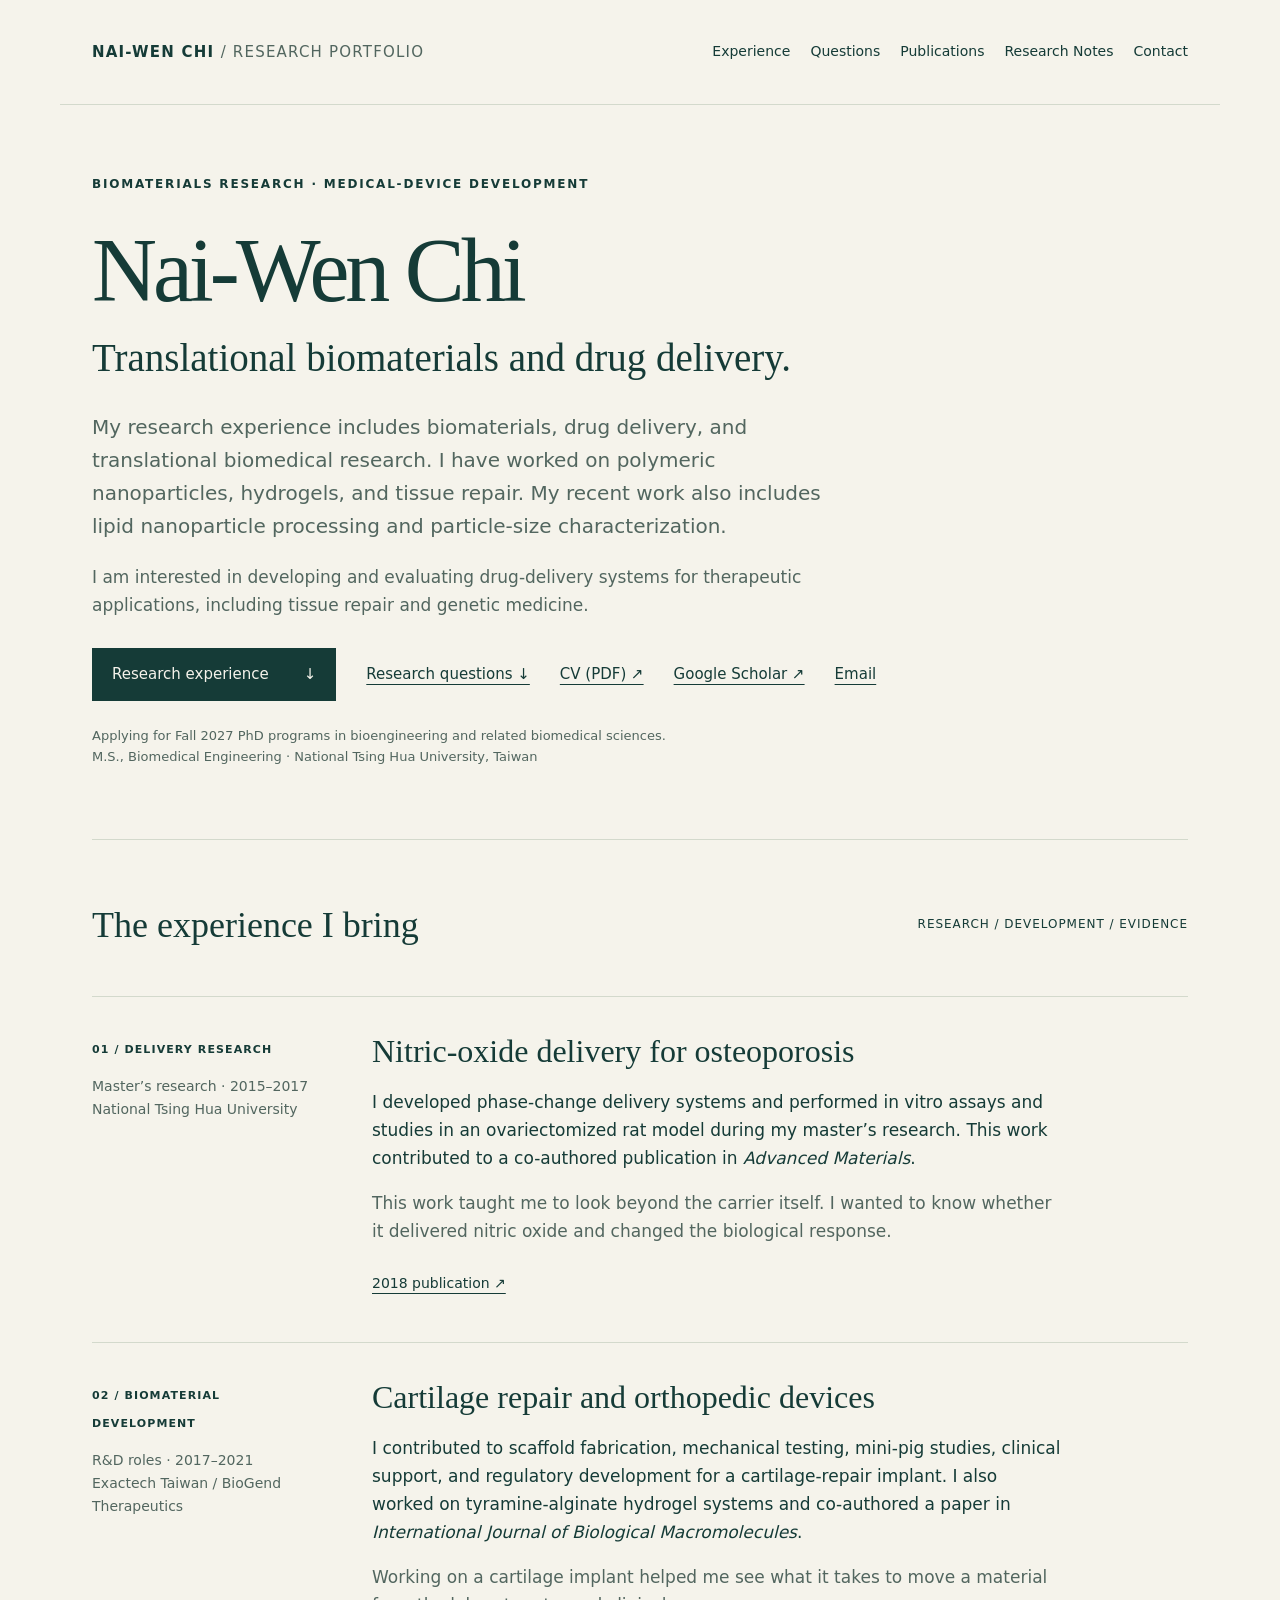
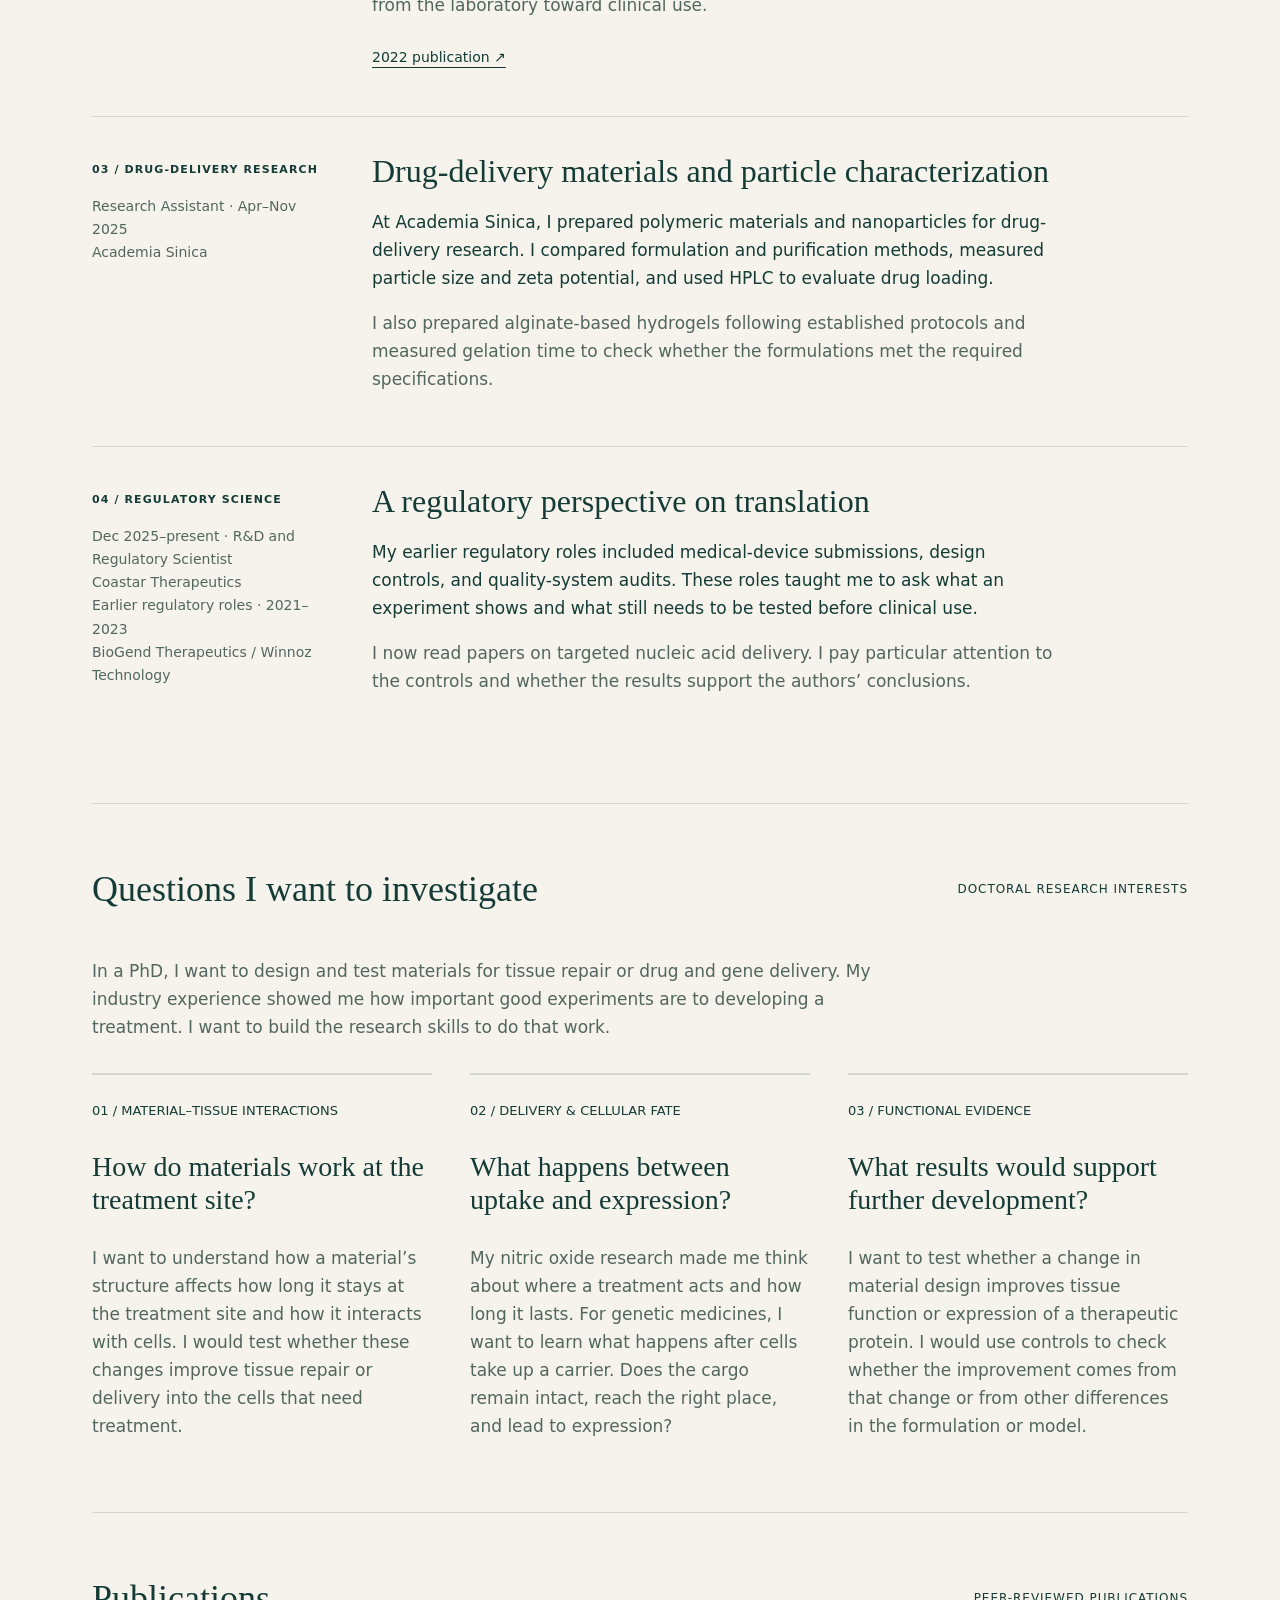
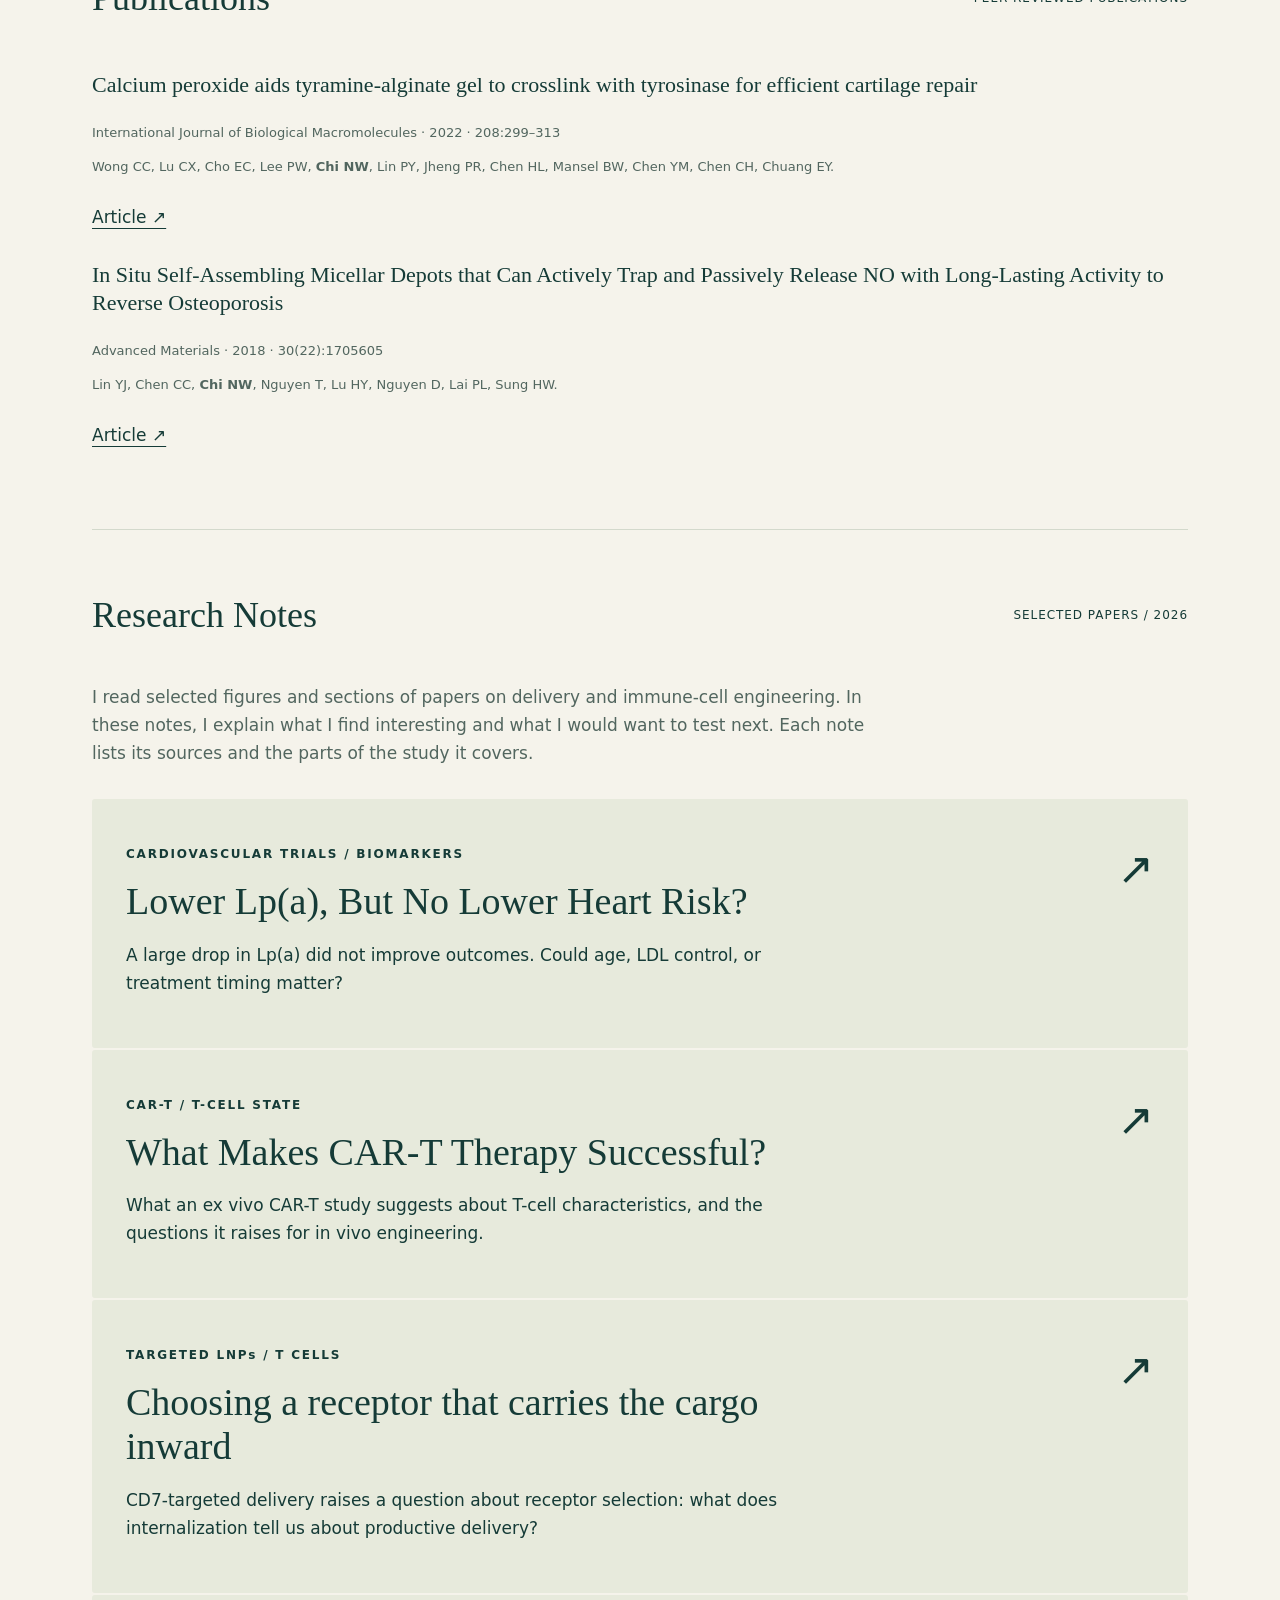
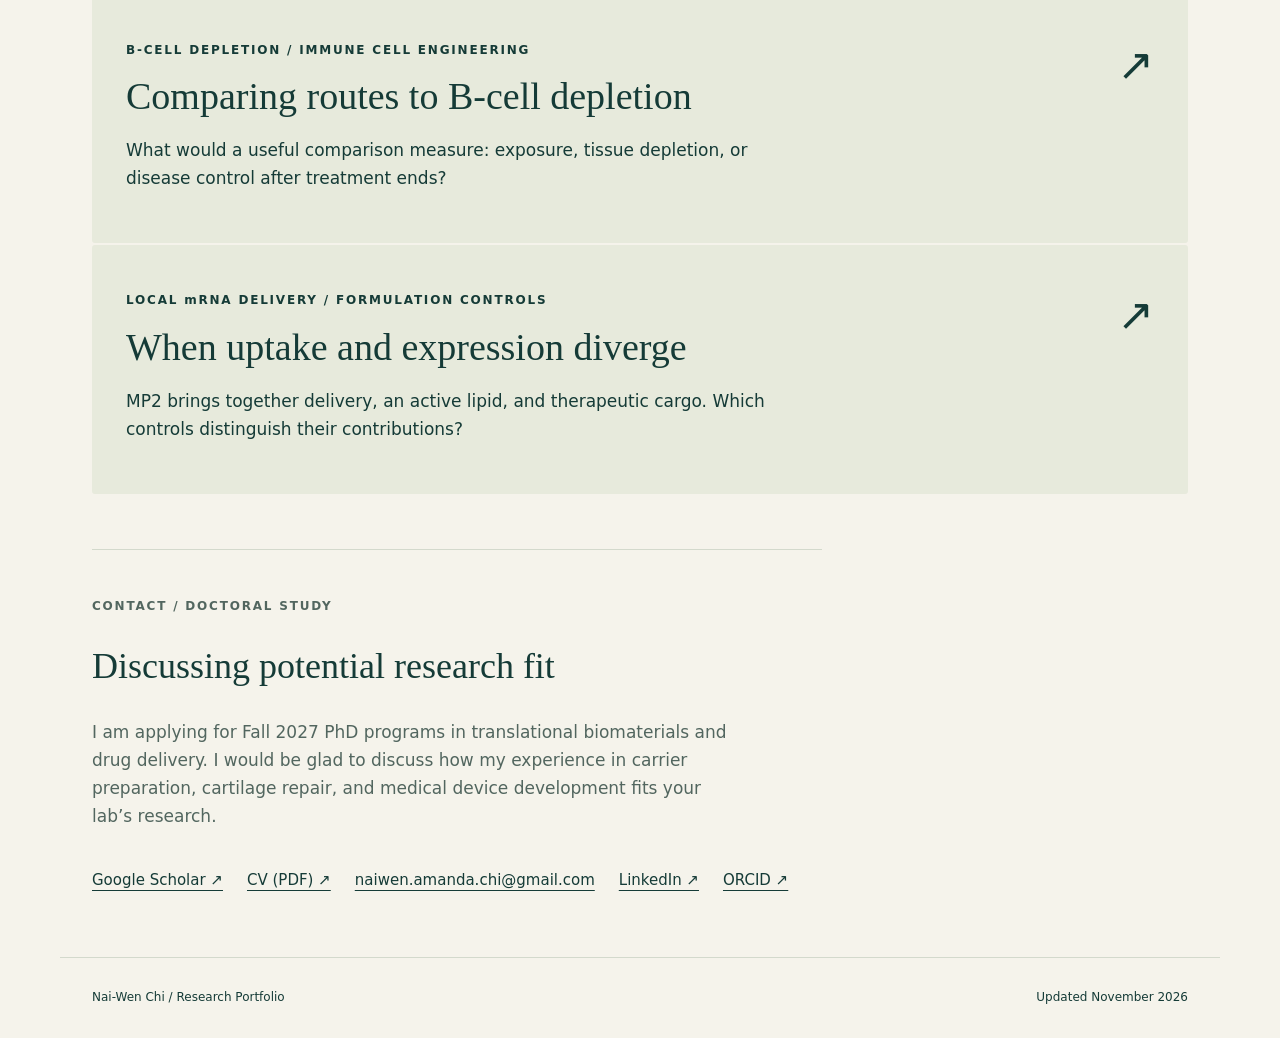
<file: index.html>
<!doctype html>
<html lang="en">
<head><meta charset="utf-8"><meta name="viewport" content="width=device-width,initial-scale=1"><title>Nai-Wen Chi | Translational Biomaterials &amp; Drug Delivery</title><meta name="description" content="Nai-Wen Chi: Fall 2027 PhD applicant interested in translational biomaterials and drug delivery, connecting therapeutic needs, functional evidence, and practical development paths."><link rel="stylesheet" href="style.css"></head>
<body>
<a class="skip-link" href="#main">Skip to content</a>
<header><a class="brand" href="#main">NAI-WEN CHI <span>/ RESEARCH PORTFOLIO</span></a><nav aria-label="Main navigation"><a href="#experience">Experience</a><a href="#interests">Questions</a><a href="#publications">Publications</a><a href="#notes">Research Notes</a><a href="#about">Contact</a></nav></header>
<main id="main">
<section class="hero"><p class="eyebrow">BIOMATERIALS RESEARCH · MEDICAL-DEVICE DEVELOPMENT</p><h1>Nai-Wen Chi</h1><p class="hero-subtitle">Translational biomaterials and drug delivery.</p><p class="intro">My research experience includes biomaterials, drug delivery, and translational biomedical research. I have worked on polymeric nanoparticles, hydrogels, and tissue repair. My recent work also includes lipid nanoparticle processing and particle-size characterization.</p><p class="hero-direction">I am interested in developing and evaluating drug-delivery systems for therapeutic applications, including tissue repair and genetic medicine.</p><div class="hero-actions"><a class="button" href="#experience">Research experience <span aria-hidden="true">↓</span></a><a class="text-link" href="#interests">Research questions ↓</a><a class="text-link" href="NaiWen_Chi_CV.pdf" target="_blank" rel="noopener noreferrer">CV (PDF) ↗</a><a class="text-link" href="https://scholar.google.com/citations?user=US6jRQwAAAAJ" target="_blank" rel="noopener noreferrer">Google Scholar ↗</a><a class="text-link" href="mailto:naiwen.amanda.chi@gmail.com">Email</a></div><p class="small">Applying for Fall 2027 PhD programs in bioengineering and related biomedical sciences.<br>M.S., Biomedical Engineering · National Tsing Hua University, Taiwan</p></section>
<section id="experience"><div class="section-top"><h2>The experience I bring</h2><span>RESEARCH / DEVELOPMENT / EVIDENCE</span></div><div class="experience-list">
<article class="experience"><div class="experience-label"><span>01 / DELIVERY RESEARCH</span><p>Master’s research · 2015–2017<br>National Tsing Hua University</p></div><div><h3>Nitric-oxide delivery for osteoporosis</h3><p>I developed phase-change delivery systems and performed in vitro assays and studies in an ovariectomized rat model during my master’s research. This work contributed to a co-authored publication in <em>Advanced Materials</em>.</p><p class="experience-insight">This work taught me to look beyond the carrier itself. I wanted to know whether it delivered nitric oxide and changed the biological response.</p><a href="https://doi.org/10.1002/adma.201705605" target="_blank" rel="noopener noreferrer">2018 publication ↗</a></div></article>
<article class="experience"><div class="experience-label"><span>02 / BIOMATERIAL DEVELOPMENT</span><p>R&amp;D roles · 2017–2021<br>Exactech Taiwan / BioGend Therapeutics</p></div><div><h3>Cartilage repair and orthopedic devices</h3><p>I contributed to scaffold fabrication, mechanical testing, mini-pig studies, clinical support, and regulatory development for a cartilage-repair implant. I also worked on tyramine-alginate hydrogel systems and co-authored a paper in <em>International Journal of Biological Macromolecules</em>.</p><p class="experience-insight">Working on a cartilage implant helped me see what it takes to move a material from the laboratory toward clinical use.</p><a href="https://doi.org/10.1016/j.ijbiomac.2022.03.044" target="_blank" rel="noopener noreferrer">2022 publication ↗</a></div></article>
<article class="experience"><div class="experience-label"><span>03 / DRUG-DELIVERY RESEARCH</span><p>Research Assistant · Apr–Nov 2025<br>Academia Sinica</p></div><div><h3>Drug-delivery materials and particle characterization</h3><p>At Academia Sinica, I prepared polymeric materials and nanoparticles for drug-delivery research. I compared formulation and purification methods, measured particle size and zeta potential, and used HPLC to evaluate drug loading.</p><p class="experience-insight">I also prepared alginate-based hydrogels following established protocols and measured gelation time to check whether the formulations met the required specifications.</p></div></article>
<article class="experience"><div class="experience-label"><span>04 / REGULATORY SCIENCE</span><p>Dec 2025–present · R&amp;D and Regulatory Scientist<br>Coastar Therapeutics<br>Earlier regulatory roles · 2021–2023<br>BioGend Therapeutics / Winnoz Technology</p></div><div><h3>A regulatory perspective on translation</h3><p>My earlier regulatory roles included medical-device submissions, design controls, and quality-system audits. These roles taught me to ask what an experiment shows and what still needs to be tested before clinical use.</p><p class="experience-insight">I now read papers on targeted nucleic acid delivery. I pay particular attention to the controls and whether the results support the authors’ conclusions.</p></div></article>
</div></section>
<section id="interests"><div class="section-top"><h2>Questions I want to investigate</h2><span>DOCTORAL RESEARCH INTERESTS</span></div><p class="section-intro">In a PhD, I want to design and test materials for tissue repair or drug and gene delivery. My industry experience showed me how important good experiments are to developing a treatment. I want to build the research skills to do that work.</p><div class="topics"><div><span>01 / MATERIAL–TISSUE INTERACTIONS</span><h3>How do materials work at the treatment site?</h3><p>I want to understand how a material’s structure affects how long it stays at the treatment site and how it interacts with cells. I would test whether these changes improve tissue repair or delivery into the cells that need treatment.</p></div><div><span>02 / DELIVERY &amp; CELLULAR FATE</span><h3>What happens between uptake and expression?</h3><p>My nitric oxide research made me think about where a treatment acts and how long it lasts. For genetic medicines, I want to learn what happens after cells take up a carrier. Does the cargo remain intact, reach the right place, and lead to expression?</p></div><div><span>03 / FUNCTIONAL EVIDENCE</span><h3>What results would support further development?</h3><p>I want to test whether a change in material design improves tissue function or expression of a therapeutic protein. I would use controls to check whether the improvement comes from that change or from other differences in the formulation or model.</p></div></div></section>

<section id="publications"><div class="section-top"><h2>Publications</h2><span>PEER-REVIEWED PUBLICATIONS</span></div><h3>Calcium peroxide aids tyramine-alginate gel to crosslink with tyrosinase for efficient cartilage repair</h3><p class="meta">International Journal of Biological Macromolecules · 2022 · 208:299–313</p><p class="meta">Wong CC, Lu CX, Cho EC, Lee PW, <strong>Chi NW</strong>, Lin PY, Jheng PR, Chen HL, Mansel BW, Chen YM, Chen CH, Chuang EY.</p><p><a href="https://doi.org/10.1016/j.ijbiomac.2022.03.044" target="_blank" rel="noopener noreferrer">Article ↗</a></p><h3>In Situ Self-Assembling Micellar Depots that Can Actively Trap and Passively Release NO with Long-Lasting Activity to Reverse Osteoporosis</h3><p class="meta">Advanced Materials · 2018 · 30(22):1705605</p><p class="meta">Lin YJ, Chen CC, <strong>Chi NW</strong>, Nguyen T, Lu HY, Nguyen D, Lai PL, Sung HW.</p><p><a href="https://doi.org/10.1002/adma.201705605" target="_blank" rel="noopener noreferrer">Article ↗</a></p></section>
<section id="notes"><div class="section-top"><h2>Research Notes</h2><span>SELECTED PAPERS / 2026</span></div><p class="section-intro">I read selected figures and sections of papers on delivery and immune-cell engineering. In these notes, I explain what I find interesting and what I would want to test next. Each note lists its sources and the parts of the study it covers.</p>
<a class="note" href="lpa-horizon.html" target="_blank" rel="noopener noreferrer"><div><p class="eyebrow">CARDIOVASCULAR TRIALS / BIOMARKERS</p><h3>Lower Lp(a), But No Lower Heart Risk?</h3><p>A large drop in Lp(a) did not improve outcomes. Could age, LDL control, or treatment timing matter?</p></div><span class="arrow" aria-hidden="true">↗</span><span class="visually-hidden">(opens in new tab)</span></a>
<a class="note" href="car-t-success.html" target="_blank" rel="noopener noreferrer"><div><p class="eyebrow">CAR-T / T-CELL STATE</p><h3>What Makes CAR-T Therapy Successful?</h3><p>What an ex vivo CAR-T study suggests about T-cell characteristics, and the questions it raises for in vivo engineering.</p></div><span class="arrow" aria-hidden="true">↗</span><span class="visually-hidden">(opens in new tab)</span></a>
<a class="note" href="cd7.html" target="_blank" rel="noopener noreferrer"><div><p class="eyebrow">TARGETED LNPs / T CELLS</p><h3>Choosing a receptor that carries the cargo inward</h3><p>CD7-targeted delivery raises a question about receptor selection: what does internalization tell us about productive delivery?</p></div><span class="arrow" aria-hidden="true">↗</span><span class="visually-hidden">(opens in new tab)</span></a>
<a class="note" href="engagers.html" target="_blank" rel="noopener noreferrer"><div><p class="eyebrow">B-CELL DEPLETION / IMMUNE CELL ENGINEERING</p><h3>Comparing routes to B-cell depletion</h3><p>What would a useful comparison measure: exposure, tissue depletion, or disease control after treatment ends?</p></div><span class="arrow" aria-hidden="true">↗</span><span class="visually-hidden">(opens in new tab)</span></a>
<a class="note" href="mp2.html" target="_blank" rel="noopener noreferrer"><div><p class="eyebrow">LOCAL mRNA DELIVERY / FORMULATION CONTROLS</p><h3>When uptake and expression diverge</h3><p>MP2 brings together delivery, an active lipid, and therapeutic cargo. Which controls distinguish their contributions?</p></div><span class="arrow" aria-hidden="true">↗</span><span class="visually-hidden">(opens in new tab)</span></a></section>
<section id="about" class="about"><p class="eyebrow">CONTACT / DOCTORAL STUDY</p><h2>Discussing potential research fit</h2><p>I am applying for Fall 2027 PhD programs in translational biomaterials and drug delivery. I would be glad to discuss how my experience in carrier preparation, cartilage repair, and medical device development fits your lab’s research.</p><div class="contact-links"><a href="https://scholar.google.com/citations?user=US6jRQwAAAAJ" target="_blank" rel="noopener noreferrer">Google Scholar ↗</a><a href="NaiWen_Chi_CV.pdf" target="_blank" rel="noopener noreferrer">CV (PDF) ↗</a><a href="mailto:naiwen.amanda.chi@gmail.com">naiwen.amanda.chi@gmail.com</a><a href="https://www.linkedin.com/in/nai-wen-chi-4a9478124/" target="_blank" rel="noopener noreferrer">LinkedIn ↗</a><a href="https://orcid.org/0009-0006-4289-9191" target="_blank" rel="noopener noreferrer">ORCID ↗</a></div></section>
</main><footer><span>Nai-Wen Chi / Research Portfolio</span><span>Updated November 2026</span></footer>
</body></html>
</file>
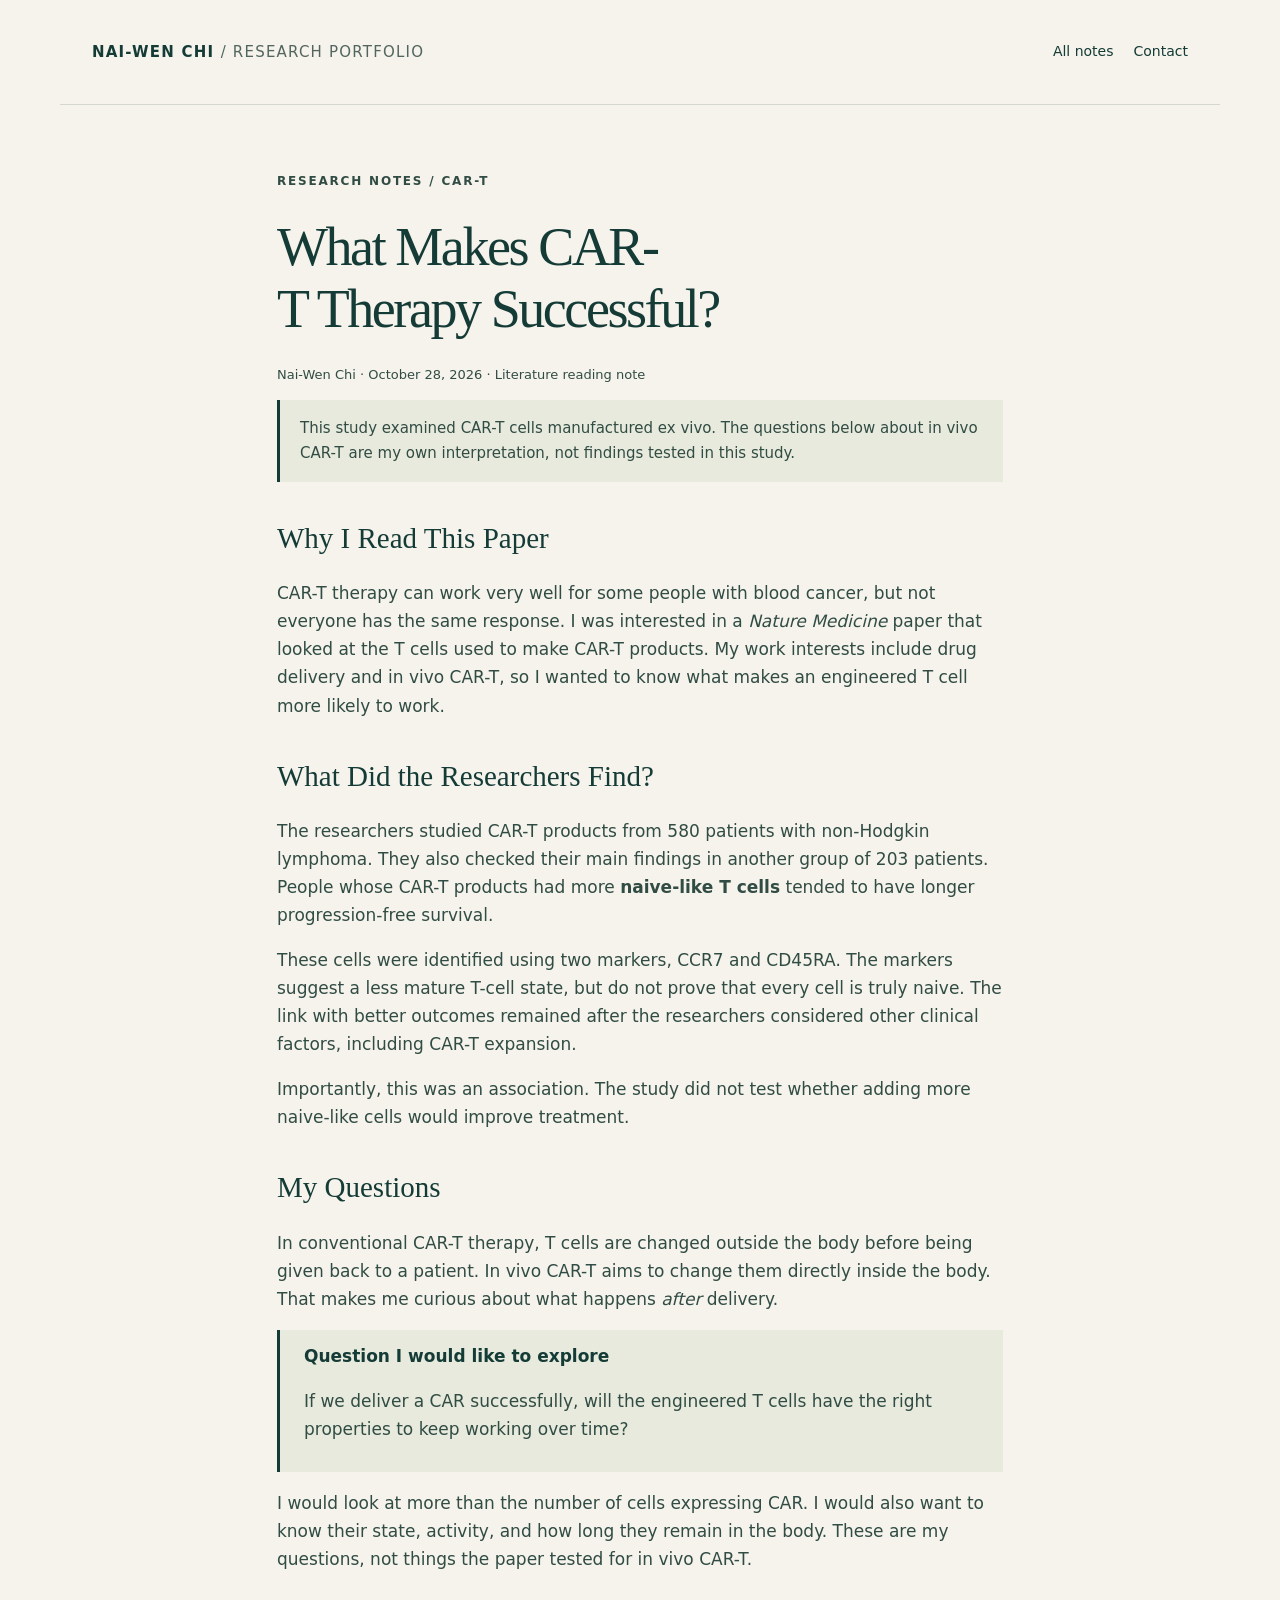
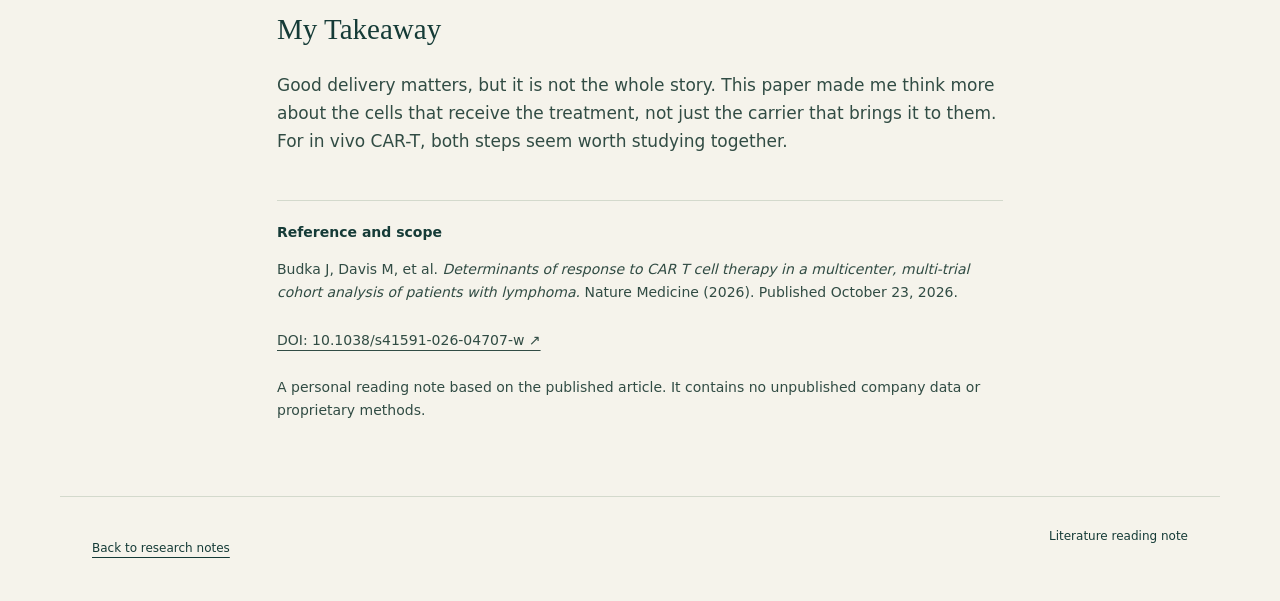
<file: car-t-success.html>
<!doctype html>
<html lang="en">
<head>
<meta charset="utf-8">
<meta name="viewport" content="width=device-width,initial-scale=1">
<title>What Makes CAR-T Therapy Successful? | Nai-Wen Chi</title>
<meta name="description" content="A concise research note on naive-like T cells, outcomes after ex vivo CAR-T therapy, and questions for in vivo T-cell engineering.">
<link rel="canonical" href="https://amandanwc.github.io/car-t-success.html">
<link rel="stylesheet" href="style.css">
</head>
<body>
<a class="skip-link" href="#main">Skip to content</a>
<header><a class="brand" href="index.html" target="_blank" rel="noopener noreferrer">NAI-WEN CHI <span>/ RESEARCH PORTFOLIO</span></a><nav aria-label="Main navigation"><a href="index.html#notes" target="_blank" rel="noopener noreferrer">All notes</a><a href="index.html#about" target="_blank" rel="noopener noreferrer">Contact</a></nav></header>
<main id="main" class="article">
<p class="eyebrow">RESEARCH NOTES / CAR-T</p>
<h1>What Makes CAR-T Therapy Successful?</h1>
<p class="meta">Nai-Wen Chi · October 28, 2026 · Literature reading note</p>
<p class="scope-notice">This study examined CAR-T cells manufactured ex vivo. The questions below about in vivo CAR-T are my own interpretation, not findings tested in this study.</p>


<h2>Why I Read This Paper</h2>
<p>CAR-T therapy can work very well for some people with blood cancer, but not everyone has the same response. I was interested in a <em>Nature Medicine</em> paper that looked at the T cells used to make CAR-T products. My work interests include drug delivery and in vivo CAR-T, so I wanted to know what makes an engineered T cell more likely to work.</p>
<h2>What Did the Researchers Find?</h2>
<p>The researchers studied CAR-T products from 580 patients with non-Hodgkin lymphoma. They also checked their main findings in another group of 203 patients. People whose CAR-T products had more <strong>naive-like T cells</strong> tended to have longer progression-free survival.</p>
<p>These cells were identified using two markers, CCR7 and CD45RA. The markers suggest a less mature T-cell state, but do not prove that every cell is truly naive. The link with better outcomes remained after the researchers considered other clinical factors, including CAR-T expansion.</p>
<p>Importantly, this was an association. The study did not test whether adding more naive-like cells would improve treatment.</p>
<h2>My Questions</h2>
<p>In conventional CAR-T therapy, T cells are changed outside the body before being given back to a patient. In vivo CAR-T aims to change them directly inside the body. That makes me curious about what happens <em>after</em> delivery.</p>
<div class="question"><strong>Question I would like to explore</strong><p>If we deliver a CAR successfully, will the engineered T cells have the right properties to keep working over time?</p></div>
<p>I would look at more than the number of cells expressing CAR. I would also want to know their state, activity, and how long they remain in the body. These are my questions, not things the paper tested for in vivo CAR-T.</p>
<h2>My Takeaway</h2>
<p>Good delivery matters, but it is not the whole story. This paper made me think more about the cells that receive the treatment, not just the carrier that brings it to them. For in vivo CAR-T, both steps seem worth studying together.</p>
<div class="source"><strong>Reference and scope</strong><p>Budka J, Davis M, et al. <em>Determinants of response to CAR T cell therapy in a multicenter, multi-trial cohort analysis of patients with lymphoma.</em> Nature Medicine (2026). Published October 23, 2026.</p><p><a href="https://doi.org/10.1038/s41591-026-04707-w" target="_blank" rel="noopener noreferrer">DOI: 10.1038/s41591-026-04707-w ↗</a></p><p>A personal reading note based on the published article. It contains no unpublished company data or proprietary methods.</p></div>
</main>
<footer><a href="index.html#notes" target="_blank" rel="noopener noreferrer">Back to research notes</a><span>Literature reading note</span></footer>
</body>
</html>
</file>
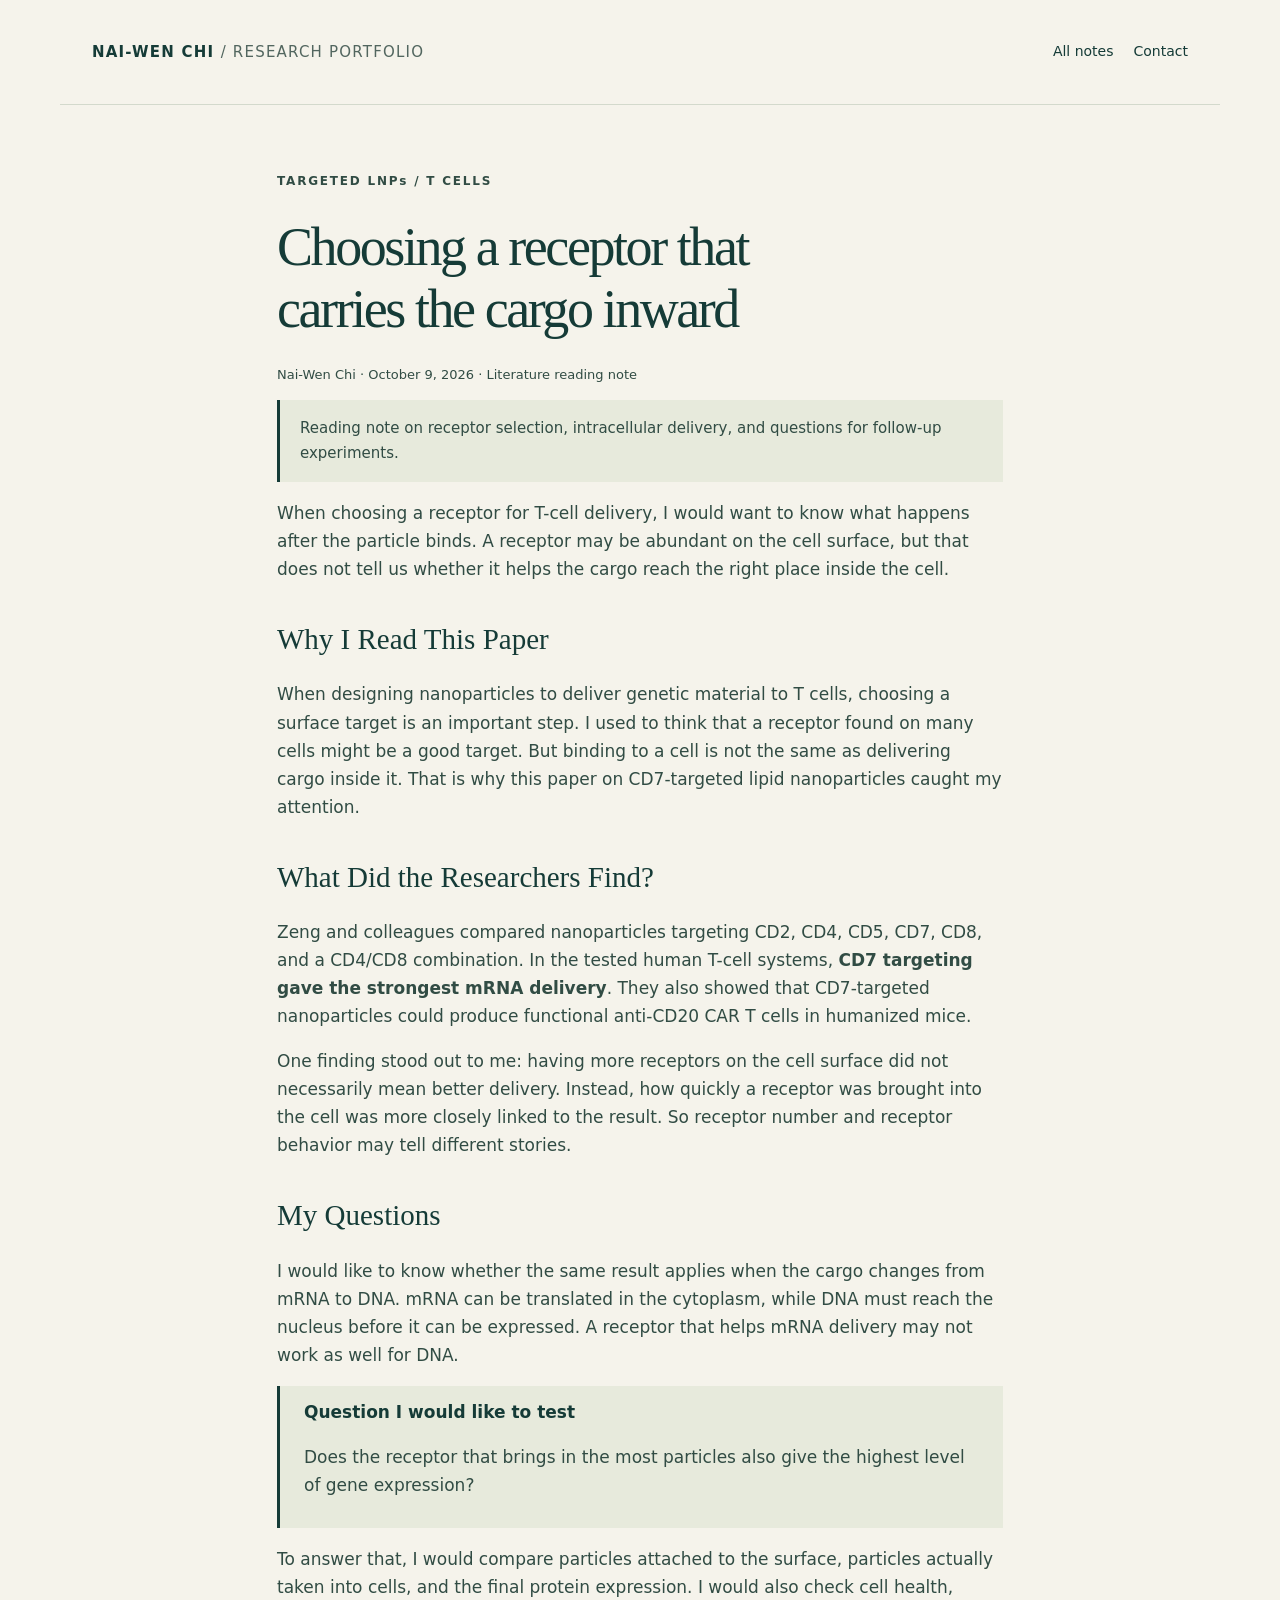
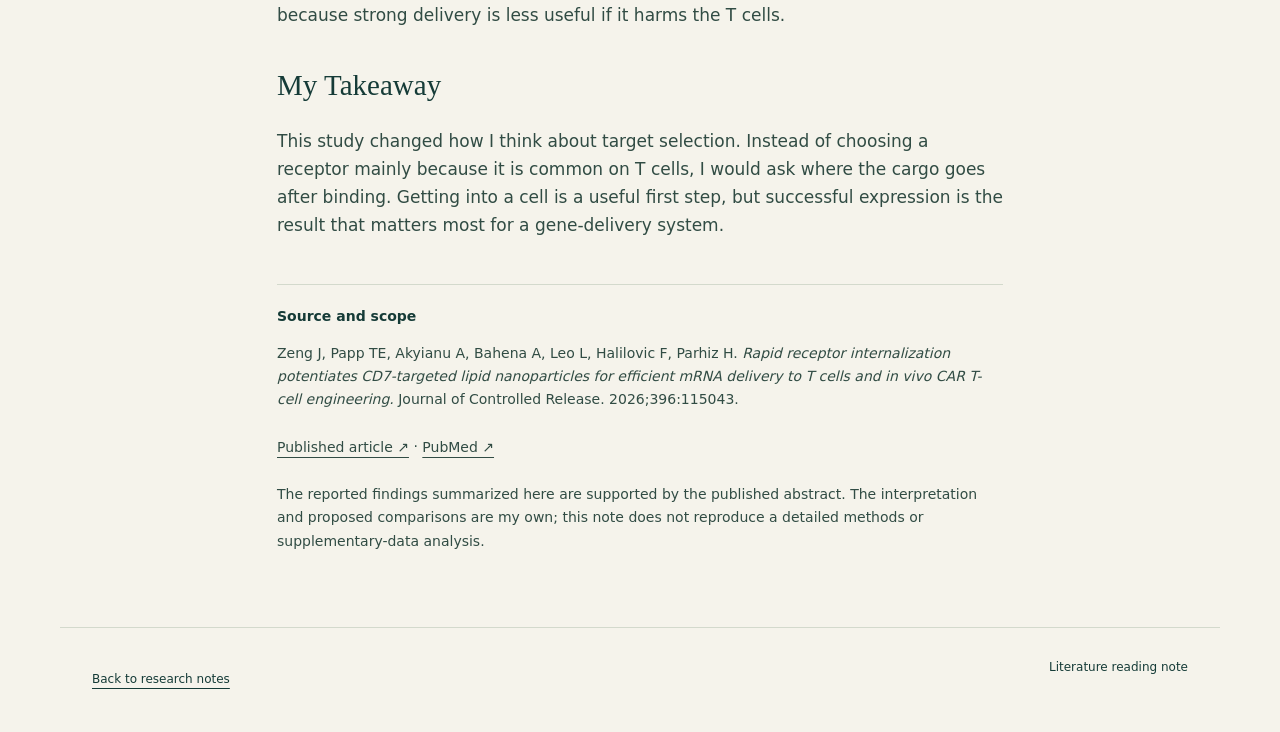
<file: cd7.html>
<!doctype html><html lang="en"><head><meta charset="utf-8"><meta name="viewport" content="width=device-width,initial-scale=1"><title>Choosing a receptor that carries the cargo inward | Nai-Wen Chi</title><meta name="description" content="A research note on CD7-targeted lipid nanoparticles, receptor internalization, and questions about productive delivery."><link rel="stylesheet" href="style.css"></head><body><a class="skip-link" href="#main">Skip to content</a><header><a class="brand" href="index.html" target="_blank" rel="noopener noreferrer">NAI-WEN CHI <span>/ RESEARCH PORTFOLIO</span></a><nav aria-label="Main navigation"><a href="index.html#notes" target="_blank" rel="noopener noreferrer">All notes</a><a href="index.html#about" target="_blank" rel="noopener noreferrer">Contact</a></nav></header><main id="main" class="article"><p class="eyebrow">TARGETED LNPs / T CELLS</p><h1>Choosing a receptor that carries the cargo inward</h1><p class="meta">Nai-Wen Chi · October 9, 2026 · Literature reading note</p><p class="scope-notice">Reading note on receptor selection, intracellular delivery, and questions for follow-up experiments.</p><p>When choosing a receptor for T-cell delivery, I would want to know what happens after the particle binds. A receptor may be abundant on the cell surface, but that does not tell us whether it helps the cargo reach the right place inside the cell.</p>

<h2>Why I Read This Paper</h2>
<p>When designing nanoparticles to deliver genetic material to T cells, choosing a surface target is an important step. I used to think that a receptor found on many cells might be a good target. But binding to a cell is not the same as delivering cargo inside it. That is why this paper on CD7-targeted lipid nanoparticles caught my attention.</p>
<h2>What Did the Researchers Find?</h2>
<p>Zeng and colleagues compared nanoparticles targeting CD2, CD4, CD5, CD7, CD8, and a CD4/CD8 combination. In the tested human T-cell systems, <strong>CD7 targeting gave the strongest mRNA delivery</strong>. They also showed that CD7-targeted nanoparticles could produce functional anti-CD20 CAR T cells in humanized mice.</p>
<p>One finding stood out to me: having more receptors on the cell surface did not necessarily mean better delivery. Instead, how quickly a receptor was brought into the cell was more closely linked to the result. So receptor number and receptor behavior may tell different stories.</p>
<h2>My Questions</h2>
<p>I would like to know whether the same result applies when the cargo changes from mRNA to DNA. mRNA can be translated in the cytoplasm, while DNA must reach the nucleus before it can be expressed. A receptor that helps mRNA delivery may not work as well for DNA.</p>
<div class="question"><strong>Question I would like to test</strong><p>Does the receptor that brings in the most particles also give the highest level of gene expression?</p></div>
<p>To answer that, I would compare particles attached to the surface, particles actually taken into cells, and the final protein expression. I would also check cell health, because strong delivery is less useful if it harms the T cells.</p>
<h2>My Takeaway</h2>
<p>This study changed how I think about target selection. Instead of choosing a receptor mainly because it is common on T cells, I would ask where the cargo goes after binding. Getting into a cell is a useful first step, but successful expression is the result that matters most for a gene-delivery system.</p>
<div class="source"><strong>Source and scope</strong><p>Zeng J, Papp TE, Akyianu A, Bahena A, Leo L, Halilovic F, Parhiz H. <em>Rapid receptor internalization potentiates CD7-targeted lipid nanoparticles for efficient mRNA delivery to T cells and in vivo CAR T-cell engineering.</em> Journal of Controlled Release. 2026;396:115043.</p><p><a href="https://doi.org/10.1016/j.jconrel.2026.115043" target="_blank" rel="noopener noreferrer">Published article ↗</a> · <a href="https://pubmed.ncbi.nlm.nih.gov/42173446/" target="_blank" rel="noopener noreferrer">PubMed ↗</a></p><p>The reported findings summarized here are supported by the published abstract. The interpretation and proposed comparisons are my own; this note does not reproduce a detailed methods or supplementary-data analysis.</p></div></main><footer><a href="index.html#notes" target="_blank" rel="noopener noreferrer">Back to research notes</a><span>Literature reading note</span></footer></body></html>
</file>
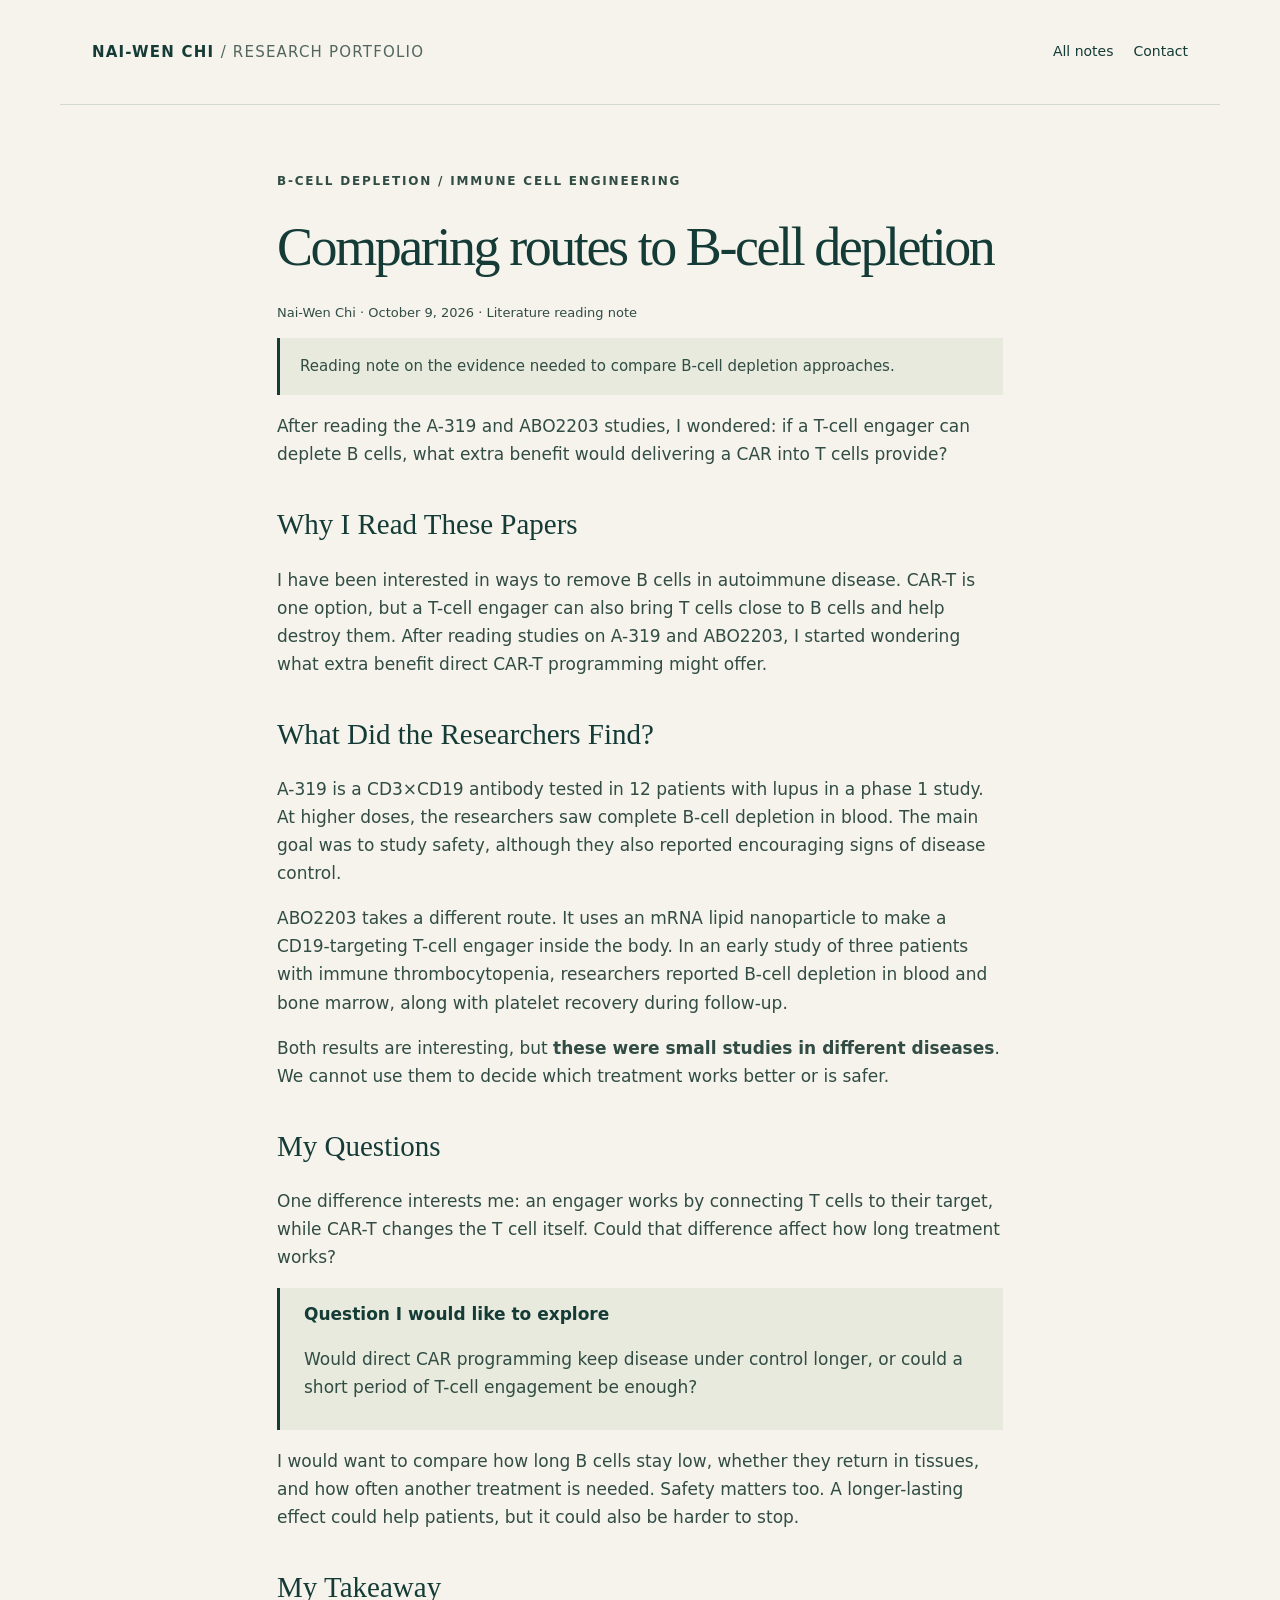
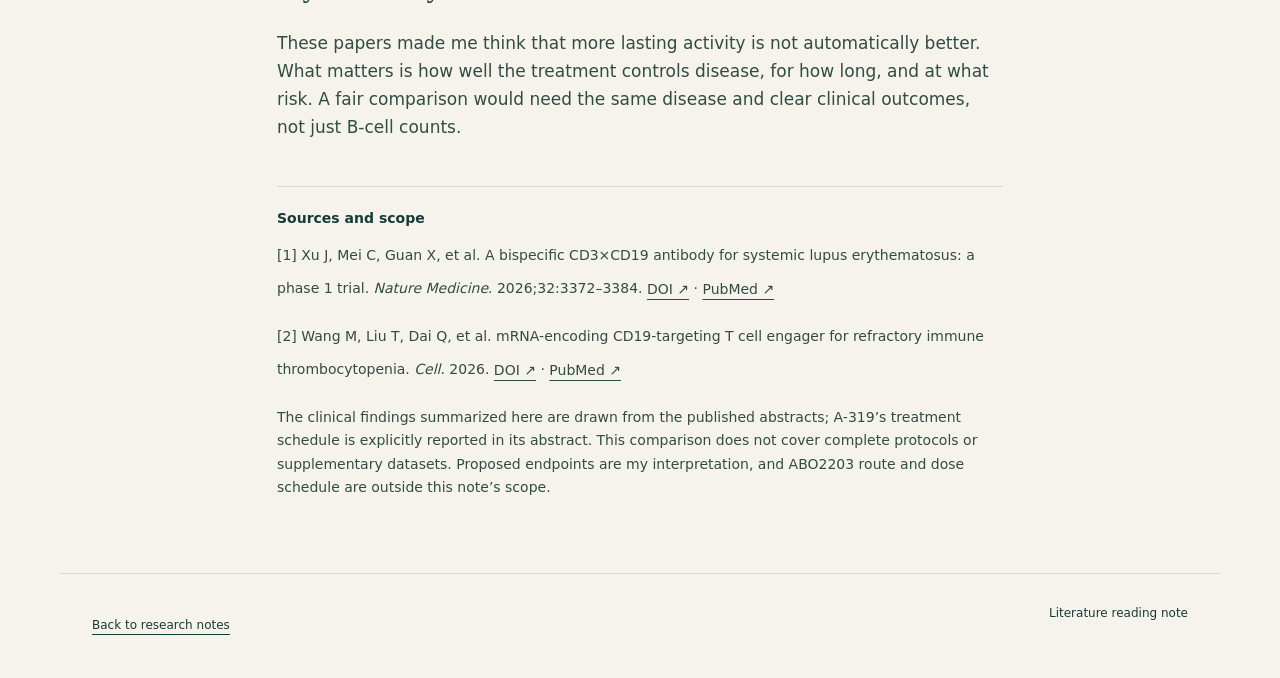
<file: engagers.html>
<!doctype html><html lang="en"><head><meta charset="utf-8"><meta name="viewport" content="width=device-width,initial-scale=1"><title>Comparing routes to B-cell depletion | Nai-Wen Chi</title><meta name="description" content="Comparing the questions raised by A-319 and ABO2203 for in vivo immune-cell engineering."><link rel="stylesheet" href="style.css"></head><body><a class="skip-link" href="#main">Skip to content</a><header><a class="brand" href="index.html" target="_blank" rel="noopener noreferrer">NAI-WEN CHI <span>/ RESEARCH PORTFOLIO</span></a><nav aria-label="Main navigation"><a href="index.html#notes" target="_blank" rel="noopener noreferrer">All notes</a><a href="index.html#about" target="_blank" rel="noopener noreferrer">Contact</a></nav></header><main id="main" class="article"><p class="eyebrow">B-CELL DEPLETION / IMMUNE CELL ENGINEERING</p><h1>Comparing routes to B-cell depletion</h1><p class="meta">Nai-Wen Chi · October 9, 2026 · Literature reading note</p><p class="scope-notice">Reading note on the evidence needed to compare B-cell depletion approaches.</p><p>After reading the A-319 and ABO2203 studies, I wondered: if a T-cell engager can deplete B cells, what extra benefit would delivering a CAR into T cells provide?</p>
<h2>Why I Read These Papers</h2>
<p>I have been interested in ways to remove B cells in autoimmune disease. CAR-T is one option, but a T-cell engager can also bring T cells close to B cells and help destroy them. After reading studies on A-319 and ABO2203, I started wondering what extra benefit direct CAR-T programming might offer.</p>
<h2>What Did the Researchers Find?</h2>
<p>A-319 is a CD3×CD19 antibody tested in 12 patients with lupus in a phase 1 study. At higher doses, the researchers saw complete B-cell depletion in blood. The main goal was to study safety, although they also reported encouraging signs of disease control.</p>
<p>ABO2203 takes a different route. It uses an mRNA lipid nanoparticle to make a CD19-targeting T-cell engager inside the body. In an early study of three patients with immune thrombocytopenia, researchers reported B-cell depletion in blood and bone marrow, along with platelet recovery during follow-up.</p>
<p>Both results are interesting, but <strong>these were small studies in different diseases</strong>. We cannot use them to decide which treatment works better or is safer.</p>
<h2>My Questions</h2>
<p>One difference interests me: an engager works by connecting T cells to their target, while CAR-T changes the T cell itself. Could that difference affect how long treatment works?</p>
<div class="question"><strong>Question I would like to explore</strong><p>Would direct CAR programming keep disease under control longer, or could a short period of T-cell engagement be enough?</p></div>
<p>I would want to compare how long B cells stay low, whether they return in tissues, and how often another treatment is needed. Safety matters too. A longer-lasting effect could help patients, but it could also be harder to stop.</p>
<h2>My Takeaway</h2>
<p>These papers made me think that more lasting activity is not automatically better. What matters is how well the treatment controls disease, for how long, and at what risk. A fair comparison would need the same disease and clear clinical outcomes, not just B-cell counts.</p>
<div class="source"><strong>Sources and scope</strong><p id="ref1">[1] Xu J, Mei C, Guan X, et al. A bispecific CD3×CD19 antibody for systemic lupus erythematosus: a phase 1 trial. <em>Nature Medicine</em>. 2026;32:3372–3384. <a href="https://doi.org/10.1038/s41591-026-04572-7" target="_blank" rel="noopener noreferrer">DOI ↗</a> · <a href="https://pubmed.ncbi.nlm.nih.gov/42722888/" target="_blank" rel="noopener noreferrer">PubMed ↗</a></p><p id="ref2">[2] Wang M, Liu T, Dai Q, et al. mRNA-encoding CD19-targeting T cell engager for refractory immune thrombocytopenia. <em>Cell</em>. 2026. <a href="https://doi.org/10.1016/j.cell.2026.08.039" target="_blank" rel="noopener noreferrer">DOI ↗</a> · <a href="https://pubmed.ncbi.nlm.nih.gov/42759514/" target="_blank" rel="noopener noreferrer">PubMed ↗</a></p><p>The clinical findings summarized here are drawn from the published abstracts; A-319’s treatment schedule is explicitly reported in its abstract. This comparison does not cover complete protocols or supplementary datasets. Proposed endpoints are my interpretation, and ABO2203 route and dose schedule are outside this note’s scope.</p></div></main><footer><a href="index.html#notes" target="_blank" rel="noopener noreferrer">Back to research notes</a><span>Literature reading note</span></footer></body></html>
</file>
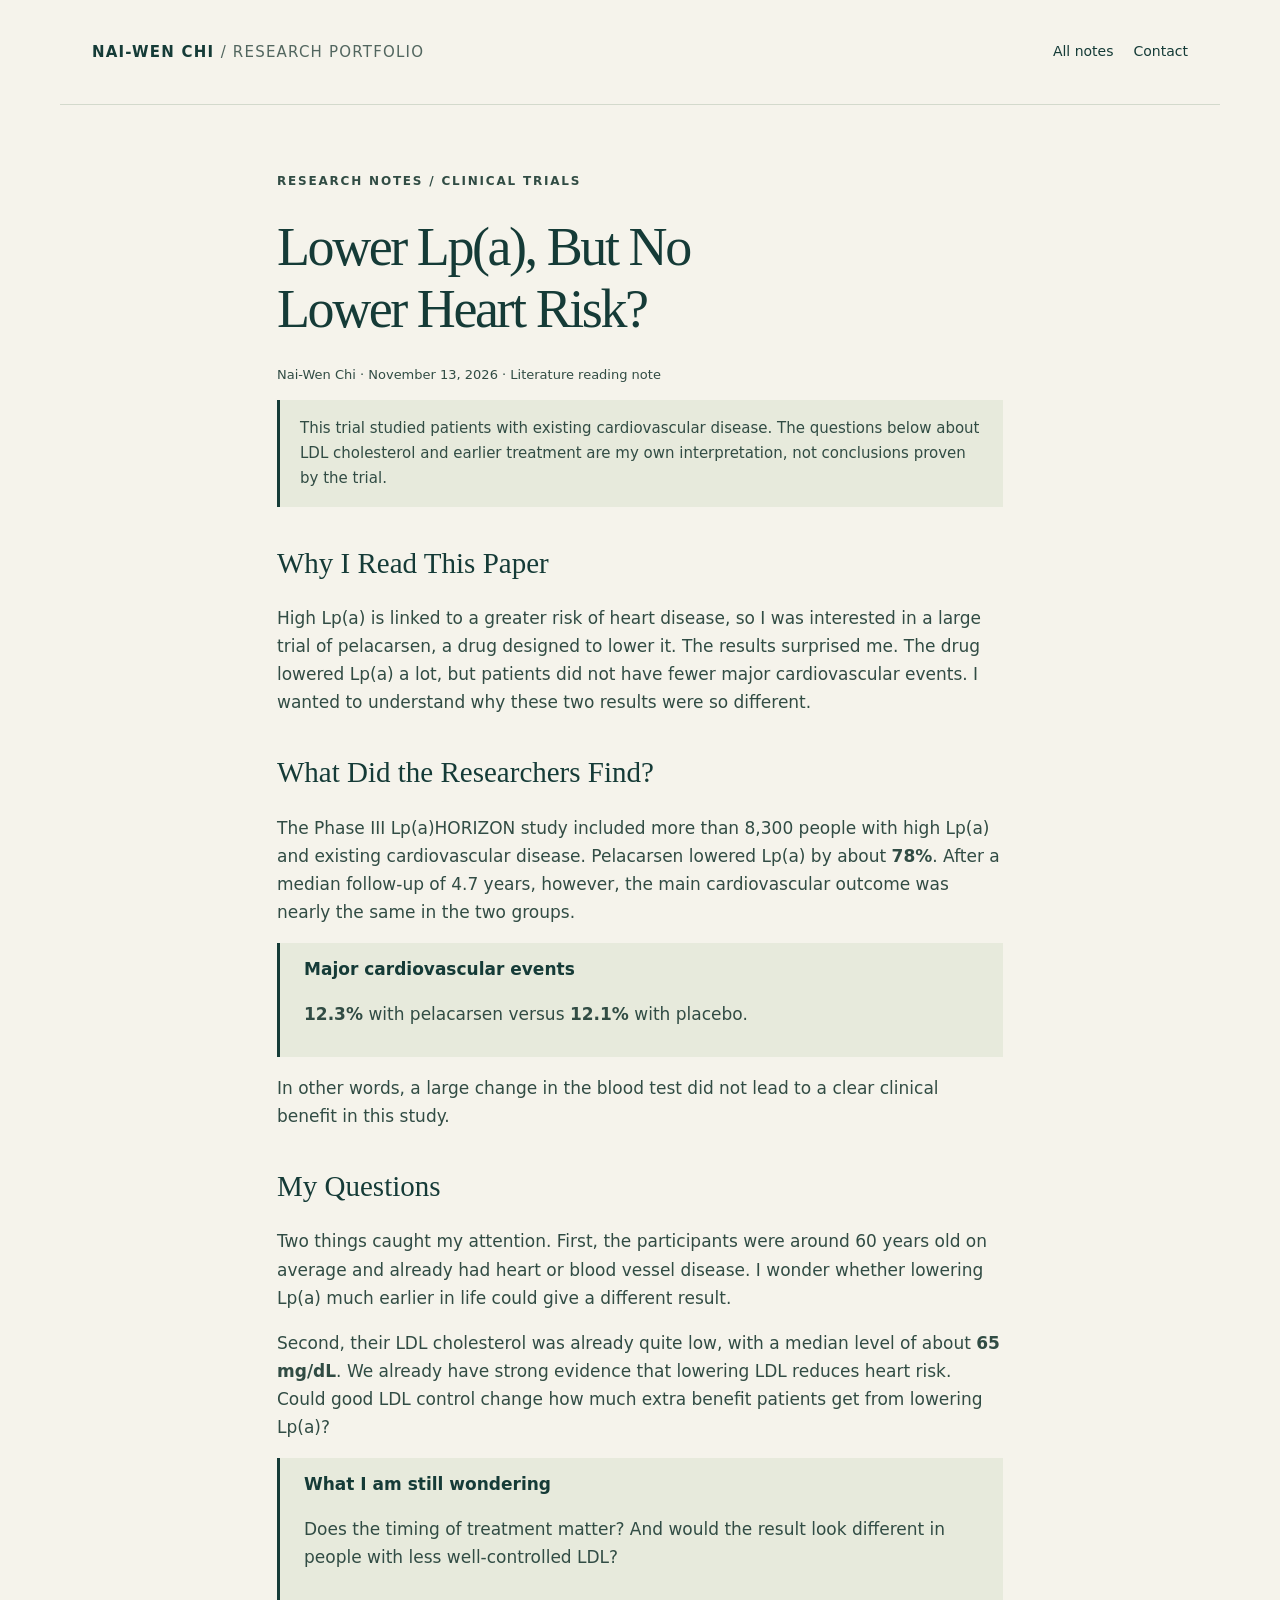
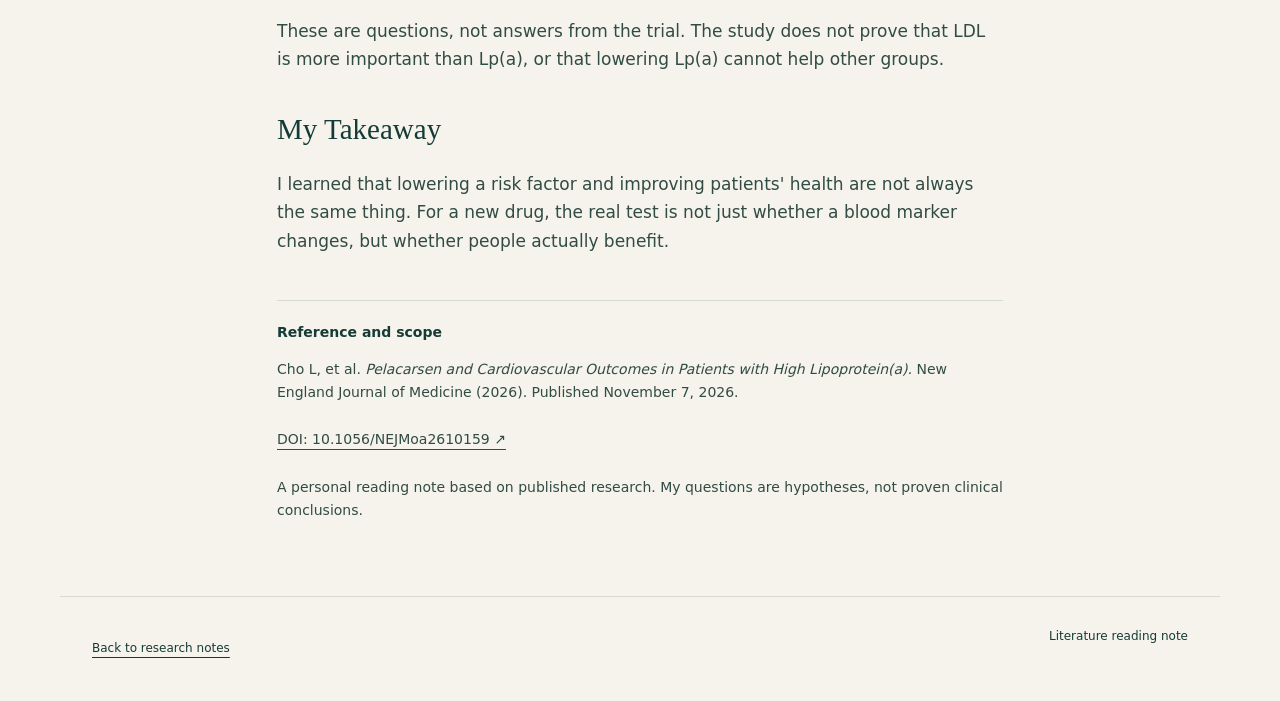
<file: lpa-horizon.html>
<!doctype html>
<html lang="en">
<head>
<meta charset="utf-8">
<meta name="viewport" content="width=device-width,initial-scale=1">
<title>Lower Lp(a), But No Lower Heart Risk? | Nai-Wen Chi</title>
<meta name="description" content="A concise reading note on pelacarsen, the Lp(a)HORIZON trial, and questions about LDL cholesterol and treatment timing.">
<link rel="canonical" href="https://amandanwc.github.io/lpa-horizon.html">
<link rel="stylesheet" href="style.css">
</head>
<body>
<a class="skip-link" href="#main">Skip to content</a>
<header><a class="brand" href="index.html" target="_blank" rel="noopener noreferrer">NAI-WEN CHI <span>/ RESEARCH PORTFOLIO</span></a><nav aria-label="Main navigation"><a href="index.html#notes" target="_blank" rel="noopener noreferrer">All notes</a><a href="index.html#about" target="_blank" rel="noopener noreferrer">Contact</a></nav></header>
<main id="main" class="article">
<p class="eyebrow">RESEARCH NOTES / CLINICAL TRIALS</p>
<h1>Lower Lp(a), But No Lower Heart Risk?</h1>
<p class="meta">Nai-Wen Chi · November 13, 2026 · Literature reading note</p>
<p class="scope-notice">This trial studied patients with existing cardiovascular disease. The questions below about LDL cholesterol and earlier treatment are my own interpretation, not conclusions proven by the trial.</p>


<h2>Why I Read This Paper</h2>
<p>High Lp(a) is linked to a greater risk of heart disease, so I was interested in a large trial of pelacarsen, a drug designed to lower it. The results surprised me. The drug lowered Lp(a) a lot, but patients did not have fewer major cardiovascular events. I wanted to understand why these two results were so different.</p>
<h2>What Did the Researchers Find?</h2>
<p>The Phase III Lp(a)HORIZON study included more than 8,300 people with high Lp(a) and existing cardiovascular disease. Pelacarsen lowered Lp(a) by about <strong>78%</strong>. After a median follow-up of 4.7 years, however, the main cardiovascular outcome was nearly the same in the two groups.</p>
<div class="question"><strong>Major cardiovascular events</strong><p><strong>12.3%</strong> with pelacarsen versus <strong>12.1%</strong> with placebo.</p></div>
<p>In other words, a large change in the blood test did not lead to a clear clinical benefit in this study.</p>
<h2>My Questions</h2>
<p>Two things caught my attention. First, the participants were around 60 years old on average and already had heart or blood vessel disease. I wonder whether lowering Lp(a) much earlier in life could give a different result.</p>
<p>Second, their LDL cholesterol was already quite low, with a median level of about <strong>65 mg/dL</strong>. We already have strong evidence that lowering LDL reduces heart risk. Could good LDL control change how much extra benefit patients get from lowering Lp(a)?</p>
<div class="question"><strong>What I am still wondering</strong><p>Does the timing of treatment matter? And would the result look different in people with less well-controlled LDL?</p></div>
<p>These are questions, not answers from the trial. The study does not prove that LDL is more important than Lp(a), or that lowering Lp(a) cannot help other groups.</p>
<h2>My Takeaway</h2>
<p>I learned that lowering a risk factor and improving patients' health are not always the same thing. For a new drug, the real test is not just whether a blood marker changes, but whether people actually benefit.</p>
<div class="source"><strong>Reference and scope</strong><p>Cho L, et al. <em>Pelacarsen and Cardiovascular Outcomes in Patients with High Lipoprotein(a).</em> New England Journal of Medicine (2026). Published November 7, 2026.</p><p><a href="https://doi.org/10.1056/NEJMoa2610159" target="_blank" rel="noopener noreferrer">DOI: 10.1056/NEJMoa2610159 ↗</a></p><p>A personal reading note based on published research. My questions are hypotheses, not proven clinical conclusions.</p></div>
</main>
<footer><a href="index.html#notes" target="_blank" rel="noopener noreferrer">Back to research notes</a><span>Literature reading note</span></footer>
</body>
</html>
</file>
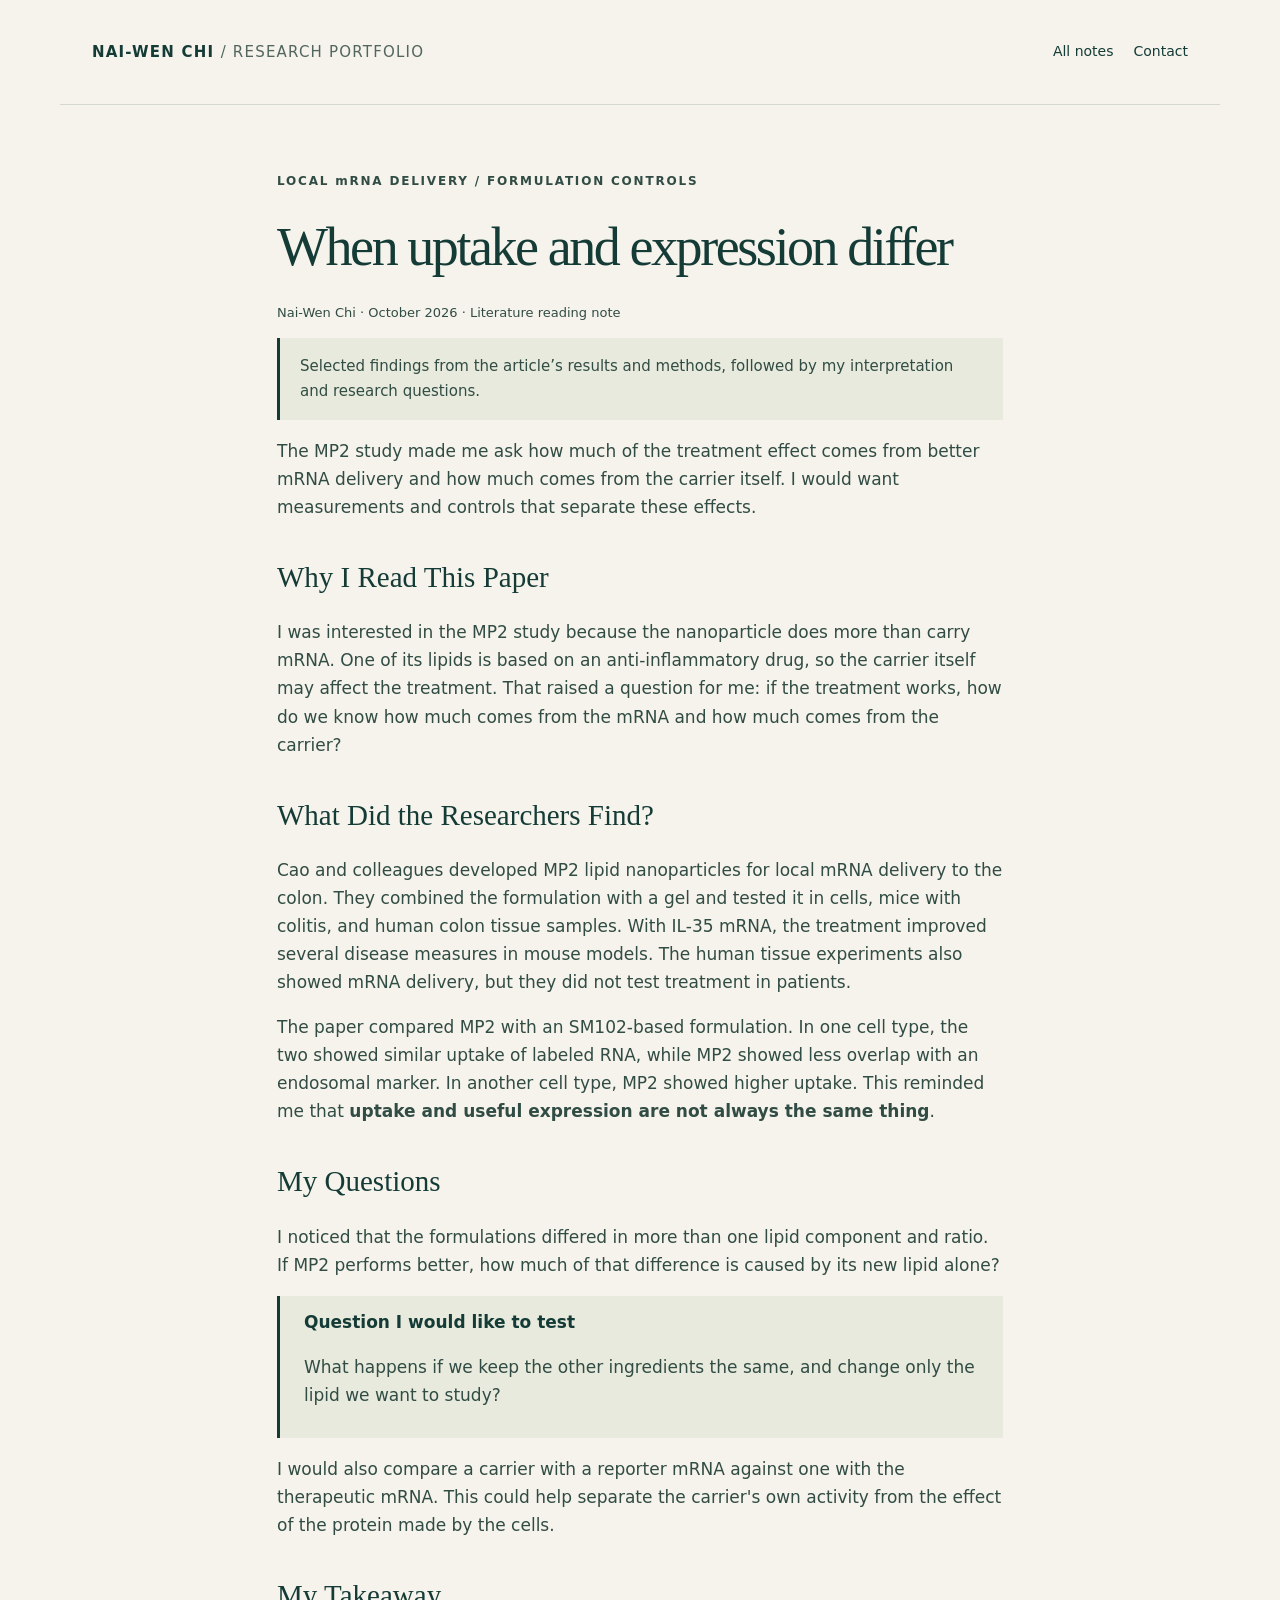
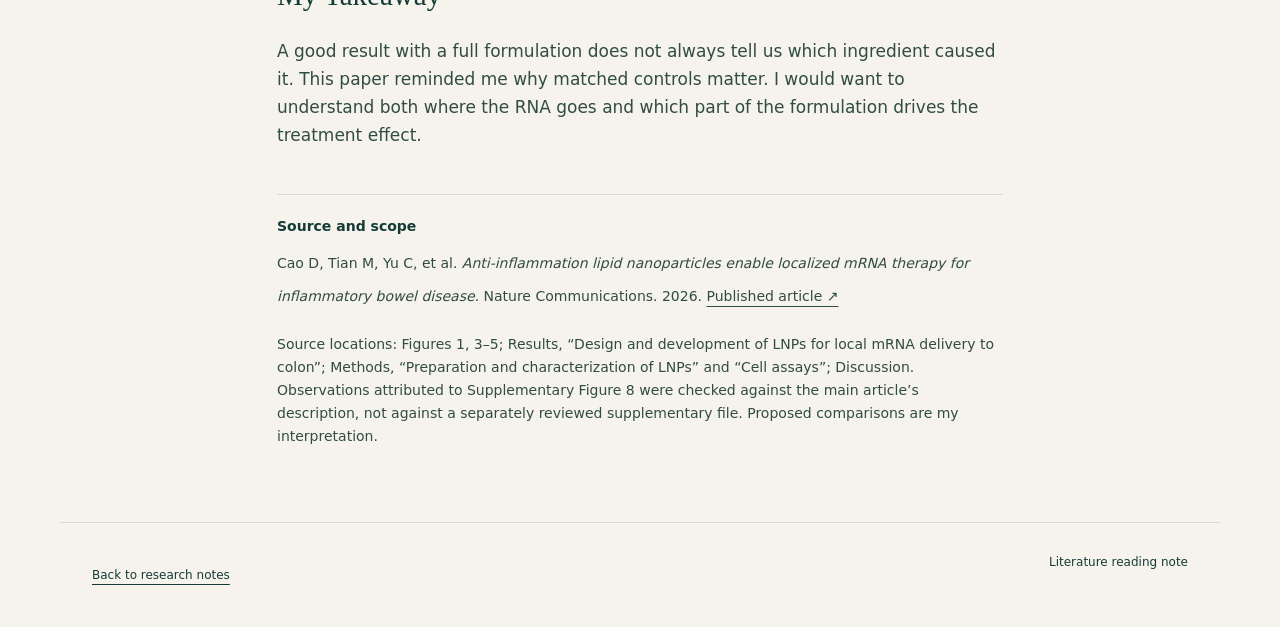
<file: mp2.html>
<!doctype html><html lang="en"><head><meta charset="utf-8"><meta name="viewport" content="width=device-width,initial-scale=1"><title>When uptake and expression differ | Nai-Wen Chi</title><meta name="description" content="A reading note on MP2, local mRNA delivery, and the controls needed to interpret uptake, expression, and therapeutic activity."><link rel="stylesheet" href="style.css"></head><body><a class="skip-link" href="#main">Skip to content</a><header><a class="brand" href="index.html" target="_blank" rel="noopener noreferrer">NAI-WEN CHI <span>/ RESEARCH PORTFOLIO</span></a><nav aria-label="Main navigation"><a href="index.html#notes" target="_blank" rel="noopener noreferrer">All notes</a><a href="index.html#about" target="_blank" rel="noopener noreferrer">Contact</a></nav></header><main id="main" class="article">
<p class="eyebrow">LOCAL mRNA DELIVERY / FORMULATION CONTROLS</p>
<h1>When uptake and expression differ</h1>
<p class="meta">Nai-Wen Chi · October 2026 · Literature reading note</p>
<p class="scope-notice">Selected findings from the article’s results and methods, followed by my interpretation and research questions.</p>
<p>The MP2 study made me ask how much of the treatment effect comes from better mRNA delivery and how much comes from the carrier itself. I would want measurements and controls that separate these effects.</p>

<h2>Why I Read This Paper</h2>
<p>I was interested in the MP2 study because the nanoparticle does more than carry mRNA. One of its lipids is based on an anti-inflammatory drug, so the carrier itself may affect the treatment. That raised a question for me: if the treatment works, how do we know how much comes from the mRNA and how much comes from the carrier?</p>
<h2>What Did the Researchers Find?</h2>
<p>Cao and colleagues developed MP2 lipid nanoparticles for local mRNA delivery to the colon. They combined the formulation with a gel and tested it in cells, mice with colitis, and human colon tissue samples. With IL-35 mRNA, the treatment improved several disease measures in mouse models. The human tissue experiments also showed mRNA delivery, but they did not test treatment in patients.</p>
<p>The paper compared MP2 with an SM102-based formulation. In one cell type, the two showed similar uptake of labeled RNA, while MP2 showed less overlap with an endosomal marker. In another cell type, MP2 showed higher uptake. This reminded me that <strong>uptake and useful expression are not always the same thing</strong>.</p>
<h2>My Questions</h2>
<p>I noticed that the formulations differed in more than one lipid component and ratio. If MP2 performs better, how much of that difference is caused by its new lipid alone?</p>
<div class="question"><strong>Question I would like to test</strong><p>What happens if we keep the other ingredients the same, and change only the lipid we want to study?</p></div>
<p>I would also compare a carrier with a reporter mRNA against one with the therapeutic mRNA. This could help separate the carrier's own activity from the effect of the protein made by the cells.</p>
<h2>My Takeaway</h2>
<p>A good result with a full formulation does not always tell us which ingredient caused it. This paper reminded me why matched controls matter. I would want to understand both where the RNA goes and which part of the formulation drives the treatment effect.</p>
<div class="source"><strong>Source and scope</strong><p>Cao D, Tian M, Yu C, et al. <em>Anti-inflammation lipid nanoparticles enable localized mRNA therapy for inflammatory bowel disease.</em> Nature Communications. 2026. <a href="https://doi.org/10.1038/s41467-026-78302-5" target="_blank" rel="noopener noreferrer">Published article ↗</a></p><p>Source locations: Figures 1, 3–5; Results, “Design and development of LNPs for local mRNA delivery to colon”; Methods, “Preparation and characterization of LNPs” and “Cell assays”; Discussion. Observations attributed to Supplementary Figure 8 were checked against the main article’s description, not against a separately reviewed supplementary file. Proposed comparisons are my interpretation.</p></div>
</main><footer><a href="index.html#notes" target="_blank" rel="noopener noreferrer">Back to research notes</a><span>Literature reading note</span></footer></body></html>
</file>
<file: style.css>
:root{--ink:#153b37;--muted:#52665f;--paper:#f5f3eb;--line:#d3d9cc;--accent:#cbdc75}*{box-sizing:border-box}html{scroll-behavior:smooth;scroll-padding-top:35px}body{margin:0;background:var(--paper);color:var(--ink);font:17px/1.65 system-ui,sans-serif}a{color:inherit;text-underline-offset:5px}header,main,footer{max-width:1160px;margin:auto}header{display:flex;justify-content:space-between;align-items:center;padding:30px 32px;border-bottom:1px solid var(--line)}.brand{font-size:15px;font-weight:700;letter-spacing:.08em;text-decoration:none}.brand span{font-weight:400;color:var(--muted)}nav{display:flex;gap:28px;font-size:14px}nav a{text-decoration:none;display:inline-flex;align-items:center;min-height:44px;padding:8px 0}main{padding:0 32px}h1,h2,h3{font-family:Georgia,serif;font-weight:400;line-height:1.15}h1{font-size:clamp(48px,7vw,85px);letter-spacing:-.045em;margin:24px 0}h2{font-size:36px}h3{font-size:28px}.hero{padding:80px 0 75px;max-width:930px}.eyebrow{font-size:12px;font-weight:650;letter-spacing:.15em}.intro{font-size:21px;max-width:620px;color:var(--muted)}.button{display:inline-flex;gap:35px;padding:14px 20px;margin-top:20px;background:var(--ink);color:var(--paper);text-decoration:none;font-size:15px}.small{font-size:13px;color:var(--muted);margin-top:24px}.section-top{display:flex;justify-content:space-between;align-items:center}.section-top span{font-size:12px;letter-spacing:.08em}section:not(.hero){padding:35px 0 55px;border-top:1px solid var(--line)}.note{display:flex;justify-content:space-between;gap:40px;background:#e7eadc;padding:34px;text-decoration:none}.note h3{font-size:38px;max-width:650px;margin:15px 0}.note p{max-width:680px}.arrow{font-size:44px}.note:hover{background:#dfe5cf}.topics{display:grid;grid-template-columns:repeat(3,1fr);gap:38px}.topics span{font-size:13px}.topics p{color:var(--muted)}.about{max-width:730px}.about p{max-width:640px;color:var(--muted)}footer{display:flex;justify-content:space-between;padding:30px 32px;border-top:1px solid var(--line);font-size:12px}.article{max-width:790px;padding-top:55px;padding-bottom:60px}.article h1{font-size:54px}.article h2{font-size:29px;margin-top:40px}.article p{color:#314c44}.meta{font-size:13px;color:var(--muted)}.question{border-left:3px solid var(--ink);padding:12px 24px;background:#e7eadc}.source{font-size:14px;border-top:1px solid var(--line);margin-top:45px;padding-top:20px}a:focus-visible{outline:3px solid #687e24;outline-offset:5px}@media(max-width:700px){header{align-items:flex-start;gap:20px;flex-direction:column}nav{gap:18px}header,main,footer{padding-left:22px;padding-right:22px}.hero{padding:48px 0}.intro{font-size:18px}.topics{grid-template-columns:1fr;gap:20px}.note{padding:23px;gap:10px}.note h3{font-size:30px}.section-top{align-items:flex-start;flex-direction:column;margin-bottom:20px}.article h1{font-size:41px}}

/* Research portfolio context */
.hero-actions{display:flex;align-items:center;gap:30px;flex-wrap:wrap}.text-link{font-size:15px;margin-top:20px}.section-intro{max-width:790px;color:var(--muted);margin-bottom:32px}.experience-list{margin-top:20px}.experience{display:grid;grid-template-columns:230px 1fr;gap:50px;padding:36px 0;border-top:1px solid var(--line)}.experience-label span{font-size:11px;letter-spacing:.1em;font-weight:700}.experience-label p{font-size:14px;color:var(--muted)}.experience h3{margin:0 0 18px;font-size:32px}.experience p{max-width:690px}.experience-insight{color:var(--muted)}.experience a{font-size:14px}.note+.note{margin-top:2px}.contact-links{display:flex;gap:24px;flex-wrap:wrap;margin-top:28px}.contact-links a{font-size:15px}nav{flex-wrap:wrap;gap:20px}.hero{max-width:1020px}.intro{max-width:760px}header{gap:28px}@media(max-width:800px){.experience{grid-template-columns:1fr;gap:12px}.experience-label p{margin:6px 0}.hero-actions{gap:12px 24px}.brand span{display:block;margin-top:5px;font-size:12px}.experience h3{font-size:29px}nav{gap:14px;font-size:13px}}

/* Applicant identity and accessible navigation */
.hero h1{font-size:clamp(52px,8vw,90px);margin-bottom:12px}.hero-subtitle{font:400 clamp(25px,4vw,39px)/1.25 Georgia,serif;margin:0 0 28px;max-width:780px}.hero-direction{max-width:730px;color:var(--muted)}.skip-link{position:absolute;top:-100px;left:20px;background:var(--ink);color:white;padding:12px;z-index:10}.skip-link:focus{top:12px}nav a:hover,.text-link:hover{text-decoration:underline}.contact-links a{overflow-wrap:anywhere}.topics>div{border-top:2px solid var(--line);padding-top:20px}.note{border-radius:3px}footer{gap:20px;flex-wrap:wrap}@media(max-width:400px){header,main,footer{padding-left:18px;padding-right:18px}.note h3{font-size:27px}.article h1{font-size:36px}.hero-actions .button{width:100%;justify-content:space-between}.section-top h2{font-size:31px}}@media(prefers-reduced-motion:reduce){html{scroll-behavior:auto}}

.scope-notice{font-size:15px;background:#e7eadc;border-left:3px solid var(--ink);padding:16px 20px}.source a{overflow-wrap:anywhere}

.hero{padding-top:58px;padding-bottom:58px}.hero-subtitle{max-width:900px}.intro{font-size:20px}.hero-direction{font-size:17px}@media(max-width:700px){.hero{padding-top:34px;padding-bottom:40px}.hero h1{font-size:49px}.hero-subtitle{font-size:28px}.intro{font-size:18px}.hero-direction{font-size:16px}.hero-actions{gap:10px 24px}.hero-actions .text-link{margin-top:10px}}

/* Link targets and publication titles */
.text-link,.contact-links a,footer a,.experience a,#publications a,.source a{display:inline-flex;align-items:center;min-height:44px;padding:8px 0}.article sup a{display:inline-flex;align-items:center;justify-content:center;min-width:24px;min-height:24px;padding:2px}.article sup{vertical-align:baseline;font-size:12px}#publications h3{font-size:22px;line-height:1.3}@media(max-width:700px){#publications h3{font-size:20px}}

.visually-hidden{position:absolute;width:1px;height:1px;padding:0;margin:-1px;overflow:hidden;clip-path:inset(50%);white-space:nowrap;border:0}

/* Final reading and medium-screen refinements */
.note>div{min-width:0}.note .arrow{flex-shrink:0}.article h1{text-wrap:balance}.hero-actions .button,.hero-actions .text-link{margin-top:12px}.source{overflow-wrap:anywhere}
@media(min-width:701px) and (max-width:950px){.topics{grid-template-columns:1fr;gap:24px}.topics>div{max-width:730px}.hero{padding-top:44px}.article h1{font-size:46px}}
@media(max-width:400px){.article h1{font-size:34px}.hero h1{font-size:46px}.note h3{font-size:26px}.note .arrow{font-size:30px}.contact-links{gap:12px 22px}}
</file>
